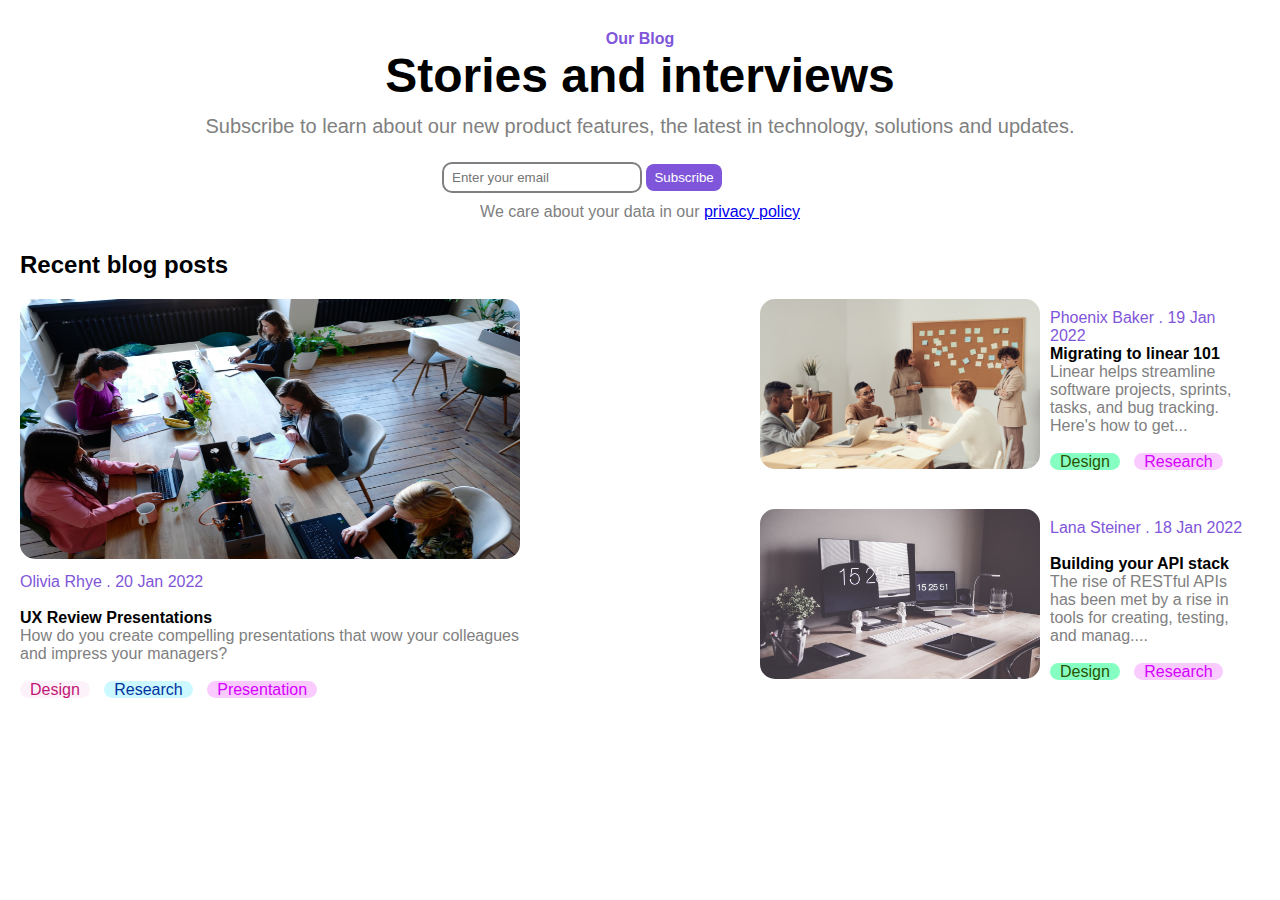
<file: index.html>
<!DOCTYPE html>
<html lang="en">
<head>
    <meta charset="UTF-8">
    <meta http-equiv="X-UA-Compatible" content="IE=edge">
    <meta name="viewport" content="width=device-width, initial-scale=1.0">
    <link rel="stylesheet" href="style.css">
    <!-- <link href="https://fonts.googleapis.com/css2?family=Inter:wght@100&display=swap" rel="stylesheet"> -->
    <title>My Project</title>
</head>
<body>
    <header>
        <p class="OurBlog">Our Blog</p>
        <h1 class="">Stories and interviews</h1>
        <p class="subscribe">Subscribe to learn about our new product features, the latest in technology, solutions and updates. </p>
        <div class="EmailInput">
            <input type="email" name="" class="email" placeholder="Enter your email">
            <button type="button">Subscribe</button>
            <br>
            <p class="privacy">We care about your data in our <a href="privacy.html">privacy policy</a></p>
        </div>
    </header>

    <h2>Recent blog posts</h2>

    <section class="section">
        <div class="Img">
            <img src="Img\Ux img.jpg" alt="a" class="img1">
            <p class="author">
                Olivia Rhye . 20 Jan 2022
            </p>
            <br>
            <h4>UX Review Presentations</h4>
            <p>How do you create compelling presentations that wow your colleagues and impress your managers?</p><br>
            <div class="posts">
                <a href="" class="posts1">Design</a>
                <a href="" class="posts2">Research</a>
                <a href="" class="posts3">Presentation</a>
            </div><br>
        </div>
        <div class="left">
            <div class="peeps">            
                    <img src="Img\Collaboration img.jpg" alt="a" class="img2">
                    <div class="details">
                        <p class="author">
                        Phoenix Baker . 19 Jan 2022
                        </p>
                        <h4>Migrating to linear 101</h4>
                        <p>Linear helps streamline software projects, sprints, tasks, and bug tracking. Here's how to get...</p><br>
                        <div>
                            <a href="" class="posts6">Design</a>
                            <a href="" class="posts7">Research</a>
                        </div><br>
                    </div>                 
            </div>

            <div class="peeps">
                    <img src="Img\Building your img.jpg" alt="a" class="img2">
                    <div class="details">
                        <p class="author">
                        Lana Steiner . 18 Jan 2022
                        </p>
                        <br>
                        <h4 style="display:inline;">Building your API stack</h4>
                        <p>The rise of RESTful APIs has been met by a rise in tools for creating, testing, and manag....</p>
                        <br>
                        <div>
                            <a href="" class="posts6">Design</a>
                            <a href="" class="posts7">Research</a>
                        </div>
                    </div>                  
            </div>
        </div>
    </section>
</body>
</html>
</file>
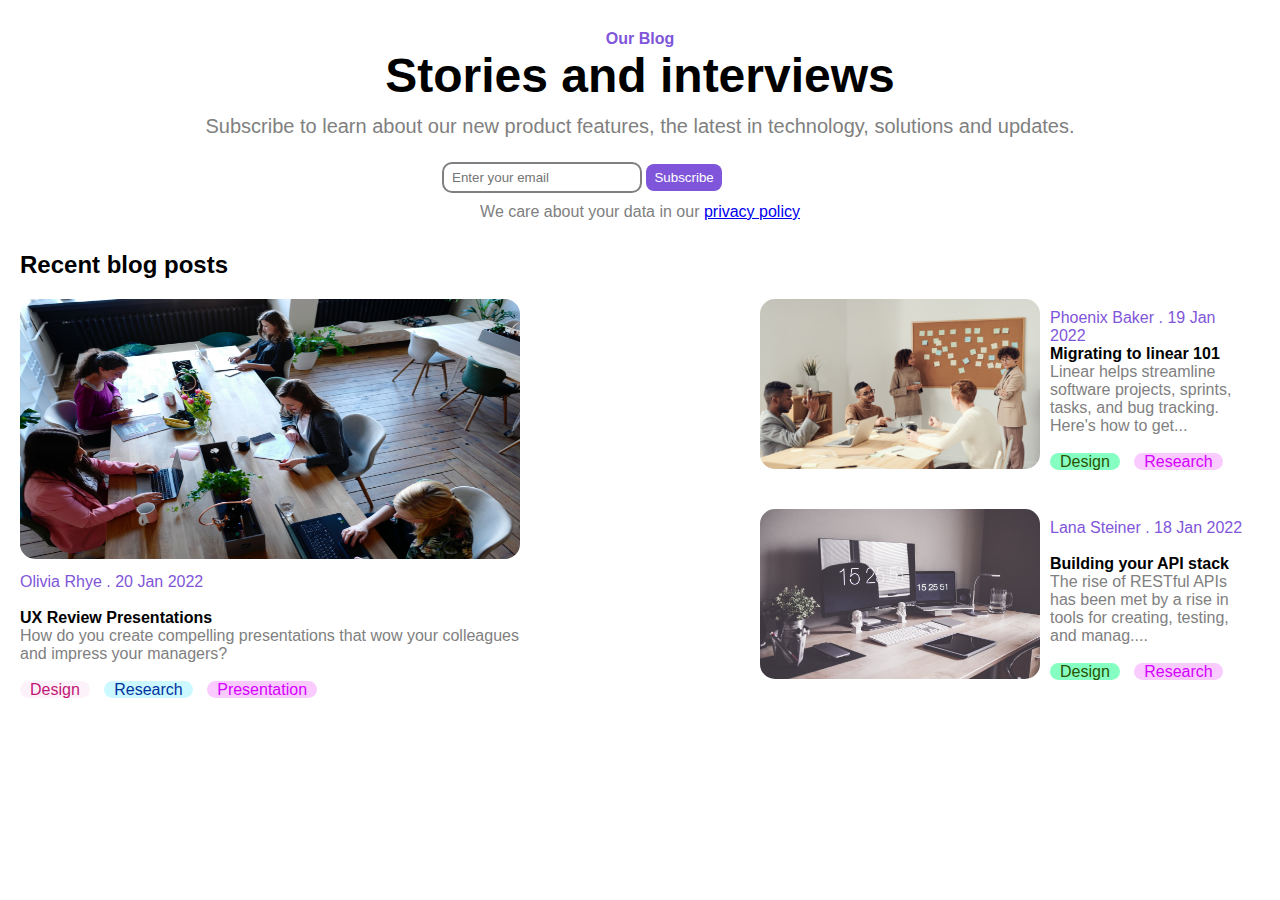
<file: EDSA Mini Project1.html>
<!DOCTYPE html>
<html lang="en">
<head>
    <meta charset="UTF-8">
    <meta http-equiv="X-UA-Compatible" content="IE=edge">
    <meta name="viewport" content="width=device-width, initial-scale=1.0">
    <link rel="stylesheet" href="style.css">
    <!-- <link href="https://fonts.googleapis.com/css2?family=Inter:wght@100&display=swap" rel="stylesheet"> -->
    <title>My Project</title>
</head>
<body>
    <header>
        <p class="OurBlog">Our Blog</p>
        <h1 class="">Stories and interviews</h1>
        <p class="subscribe">Subscribe to learn about our new product features, the latest in technology, solutions and updates. </p>
        <div class="EmailInput">
            <input type="email" name="" class="email" placeholder="Enter your email">
            <button type="button">Subscribe</button>
            <br>
            <p class="privacy">We care about your data in our <a href="privacy.html">privacy policy</a></p>
        </div>
    </header>

    <h2>Recent blog posts</h2>

    <section class="section">
        <div class="Img">
            <img src="Img\Ux img.jpg" alt="a" class="img1">
            <p class="author">
                Olivia Rhye . 20 Jan 2022
            </p>
            <br>
            <h4>UX Review Presentations</h4>
            <p>How do you create compelling presentations that wow your colleagues and impress your managers?</p><br>
            <div class="posts">
                <a href="" class="posts1">Design</a>
                <a href="" class="posts2">Research</a>
                <a href="" class="posts3">Presentation</a>
            </div><br>
        </div>
        <div class="left">
            <div class="peeps">            
                    <img src="Img\Collaboration img.jpg" alt="a" class="img2">
                    <div class="details">
                        <p class="author">
                        Phoenix Baker . 19 Jan 2022
                        </p>
                        <h4>Migrating to linear 101</h4>
                        <p>Linear helps streamline software projects, sprints, tasks, and bug tracking. Here's how to get...</p><br>
                        <div>
                            <a href="" class="posts6">Design</a>
                            <a href="" class="posts7">Research</a>
                        </div><br>
                    </div>                 
            </div>

            <div class="peeps">
                    <img src="Img\Building your img.jpg" alt="a" class="img2">
                    <div class="details">
                        <p class="author">
                        Lana Steiner . 18 Jan 2022
                        </p>
                        <br>
                        <h4 style="display:inline;">Building your API stack</h4>
                        <p>The rise of RESTful APIs has been met by a rise in tools for creating, testing, and manag....</p>
                        <br>
                        <div>
                            <a href="" class="posts6">Design</a>
                            <a href="" class="posts7">Research</a>
                        </div>
                    </div>                  
            </div>
        </div>
    </section>
</body>
</html>
</file>
<file: style.css>
@import url('https://fonts.googleapis.com/css2?family=Inter:wght@100&display=swap');

* {
    box-sizing: border-box;
    margin: 0;
    padding: 0;
}

body{
    margin-top:30px;
    margin-left:20px;
    margin-right:20px;
    margin-bottom:30px;
    font-family: "Sofia", sans-serif;

}

header .OurBlog {
            font-size: 16px;
            font-weight: bold;
            color: #7F56D9;
            text-align:center;
}

header{
    margin-bottom: 30px;
}

.subscribe {
    font-size: 20px;
    text-align: center;
    margin-top:12px;
}

h1{
    font-size: 48px;
    text-align: center;
}

.EmailInput > button {
    border-radius: 8px;
    padding:6px 8px;
    background-color: #7F56D9;
    color: #fff;
    border: none;
}

.EmailInput {
    position: relative;
    align-content: center;
    width: 40%;
    left: 30%;
    margin-top:24px
}
header .privacy {
    margin-top:10px;
    text-align: center;
}
.email {
    border-radius: 10px;
    position: center;
    padding: 6px 8px;
    margin-left: 50px;
    width: 200px;
    border: 2px solid gray;
}

.EmailInput > p {
    /* text-align: center; */
    margin-left: 20;
}
h2{
    margin-bottom: 20px;
}
.Img{
    max-width: 510px;
    display: inline; 
    float: left;
}

p{
    color: gray; 
}

.img1{
    width:500px;
    height: 260px;
    border-radius: 15px;
    margin-bottom: 10px;
}

.img2{
    width:280px;
    height:170px;
    border-radius: 15px;
    margin-bottom: 10px;
}

.peeps {
    padding:0px;
    position: relative;
    display: inline-block;
    /* margin: 0px; */
    margin-bottom: 10px;
}

.section > .left {
    float: right;
    /* width:400px ; */
    display: inline; 
}
.section > .Img > .author {
    color:#7F56D9
}


.section .posts1 {
    background-color:#FDF2FA;
    color:#C11574 ;
    border-radius: 10px;
    padding-left:10px;
    padding-right: 10px;
    margin-right: 10px;
    text-decoration: none;
    /* font-family: ;
    font-size: ; */
}

.section .posts2,.posts4 {
    background-color: rgb(203, 249, 255);
    color: rgb(0, 50, 158);
    border-radius: 10px;
    padding-left:10px;
    padding-right: 10px;
    margin-right: 10px;
    text-decoration: none;
    /* font-family: ;
    font-size: ; */
}
.section .posts6 {
    background-color: rgb(133, 255, 194);
    color: rgb(41, 82, 0);
    border-radius: 10px;
    padding-left:10px;
    padding-right: 10px;
    margin-right: 10px;
    text-decoration: none;
    /* font-family: ;
    font-size: ; */
}

.section .posts3, .posts5,.posts7 {
    background-color: rgba(250, 198, 255, 0.904);
    color: rgb(212, 0, 255);
    border-radius: 10px;
    padding-left:10px;
    padding-right: 10px;
    margin-right: 10px;
    text-decoration: none;
    /* font-family: ;
    font-size: ; */
}

.section > .left > .author {
    color:#7F56D9
}
.section > .left{
    /* border: 2px solid black; */
    width: 500px;
}

.details {
    float: right;
    width: 200px;
    margin:10px;
}

.section .author {
    color:#7F56D9
}
</file>
